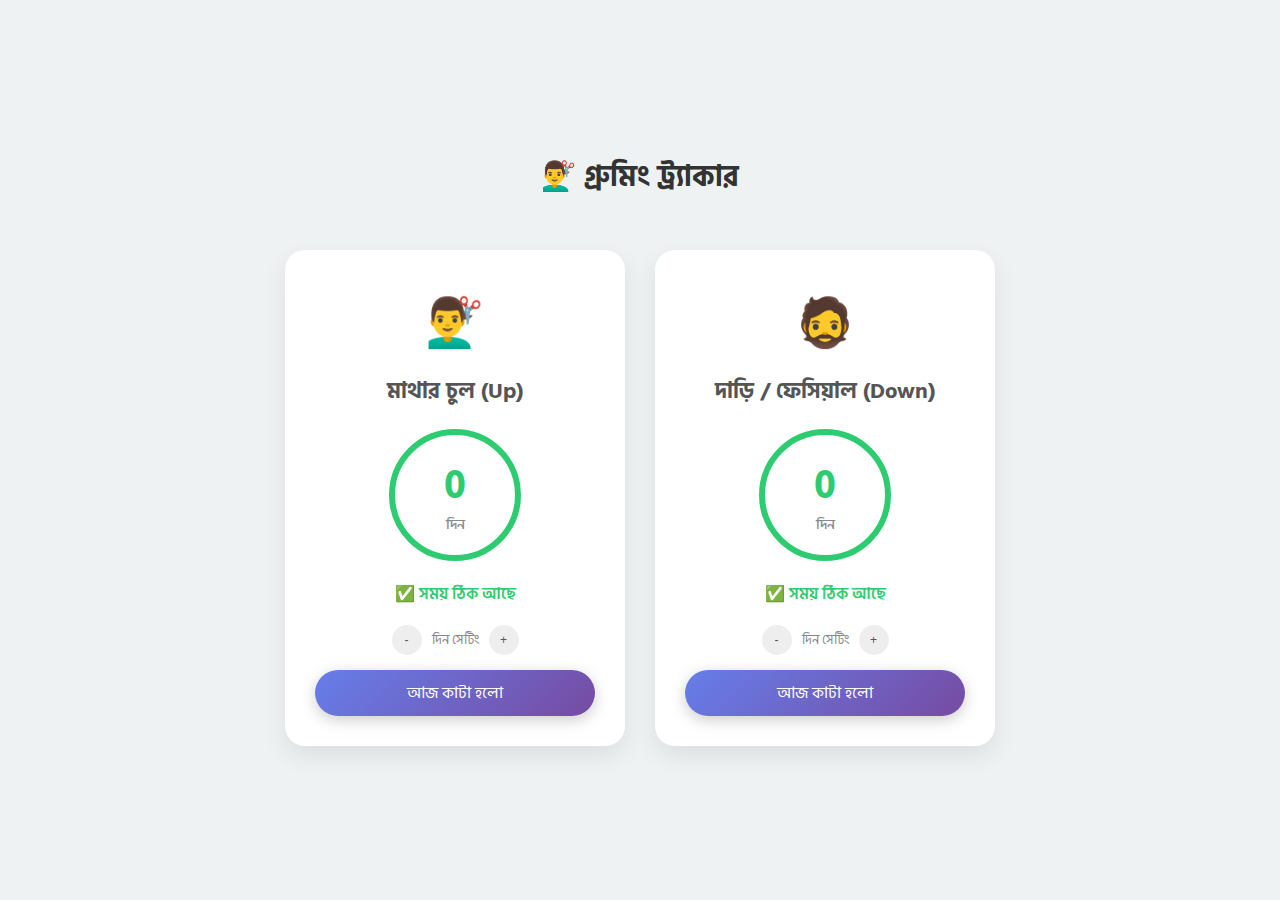
<file: Haircut Tracker/index.html>
<!DOCTYPE html>
<html lang="bn">
<head>
    <meta charset="UTF-8">
    <meta name="viewport" content="width=device-width, initial-scale=1.0">
    <title>ডুয়াল হেয়ার ট্র্যাকার | Haircut Tracker</title>
    <style>
        @import url('https://fonts.googleapis.com/css2?family=Hind+Siliguri:wght@300;500;700&display=swap');

        :root {
            --bg-color: #eef2f3;
            --safe-color: #2ecc71;
            --danger-color: #e74c3c;
            --text-color: #2c3e50;
        }

        body {
            font-family: 'Hind Siliguri', sans-serif;
            background-color: var(--bg-color);
            margin: 0;
            min-height: 100vh;
            display: flex;
            flex-direction: column;
            align-items: center;
            justify-content: center;
        }

        h1 {
            color: #333;
            margin-bottom: 30px;
            font-size: 1.8rem;
        }

        .container {
            display: flex;
            flex-wrap: wrap;
            gap: 30px;
            justify-content: center;
            padding: 20px;
        }

        .card {
            background: white;
            padding: 30px;
            border-radius: 20px;
            box-shadow: 0 10px 25px rgba(0,0,0,0.08);
            text-align: center;
            width: 280px;
            transition: transform 0.3s ease;
            position: relative;
            border-top: 5px solid transparent;
        }

        .card:hover {
            transform: translateY(-5px);
        }

        .icon-header {
            font-size: 3rem;
            margin-bottom: 10px;
            display: block;
        }

        h2 {
            margin: 0 0 20px 0;
            color: #555;
            font-size: 1.4rem;
        }

        /* Circular Counter */
        .counter-box {
            width: 120px;
            height: 120px;
            border-radius: 50%;
            margin: 0 auto 20px;
            display: flex;
            flex-direction: column;
            justify-content: center;
            align-items: center;
            border: 6px solid #ddd;
            font-size: 2.5rem;
            font-weight: bold;
            color: var(--text-color);
            transition: all 0.5s ease;
        }

        .counter-label {
            font-size: 0.9rem;
            font-weight: 500;
            color: #888;
            margin-top: -5px;
        }

        /* Status & Alert */
        .status {
            font-weight: 600;
            margin-bottom: 20px;
            height: 24px; /* Fixed height to prevent jump */
        }

        .card.safe .counter-box { border-color: var(--safe-color); color: var(--safe-color); }
        .card.safe .status { color: var(--safe-color); }
        
        .card.danger .counter-box { 
            border-color: var(--danger-color); 
            color: var(--danger-color); 
            animation: pulse 1.5s infinite;
        }
        .card.danger .status { color: var(--danger-color); }

        @keyframes pulse {
            0% { box-shadow: 0 0 0 0 rgba(231, 76, 60, 0.4); }
            70% { box-shadow: 0 0 0 10px rgba(231, 76, 60, 0); }
            100% { box-shadow: 0 0 0 0 rgba(231, 76, 60, 0); }
        }

        /* Button */
        .reset-btn {
            background: linear-gradient(135deg, #667eea 0%, #764ba2 100%);
            color: white;
            border: none;
            padding: 10px 25px;
            border-radius: 50px;
            font-size: 1rem;
            cursor: pointer;
            box-shadow: 0 4px 15px rgba(0,0,0,0.2);
            transition: 0.3s;
            font-family: 'Hind Siliguri', sans-serif;
            width: 100%;
        }

        .reset-btn:hover {
            opacity: 0.9;
            transform: scale(1.02);
        }

        .edit-controls {
            display: flex;
            justify-content: center;
            gap: 10px;
            margin-bottom: 15px;
        }
        
        .mini-btn {
            background: #eee;
            border: none;
            border-radius: 50%;
            width: 30px;
            height: 30px;
            cursor: pointer;
            font-size: 12px;
            color: #555;
        }
        .mini-btn:hover { background: #ddd; }

    </style>
</head>
<body>

    <h1>💇‍♂️ গ্রুমিং ট্র্যাকার</h1>

    <div class="container">
        
        <div class="card" id="card-up">
            <span class="icon-header">💇‍♂️</span>
            <h2>মাথার চুল (Up)</h2>
            
            <div class="counter-box">
                <span id="count-up">0</span>
                <span class="counter-label">দিন</span>
            </div>

            <div class="status" id="status-up">সব ঠিক আছে</div>

            <div class="edit-controls">
                <button class="mini-btn" onclick="adjustDate('up', -1)">-</button>
                <small style="line-height:30px; color:#888">দিন সেটিং</small>
                <button class="mini-btn" onclick="adjustDate('up', 1)">+</button>
            </div>

            <button class="reset-btn" onclick="resetTracker('up')">আজ কাটা হলো</button>
        </div>

        <div class="card" id="card-down">
            <span class="icon-header">🧔</span>
            <h2>দাড়ি / ফেসিয়াল (Down)</h2>
            
            <div class="counter-box">
                <span id="count-down">0</span>
                <span class="counter-label">দিন</span>
            </div>

            <div class="status" id="status-down">সব ঠিক আছে</div>

            <div class="edit-controls">
                <button class="mini-btn" onclick="adjustDate('down', -1)">-</button>
                <small style="line-height:30px; color:#888">দিন সেটিং</small>
                <button class="mini-btn" onclick="adjustDate('down', 1)">+</button>
            </div>

            <button class="reset-btn" onclick="resetTracker('down')">আজ কাটা হলো</button>
        </div>

    </div>

    <script>
        const LIMIT = 35; // Alert limit

        // Load data when page opens
        document.addEventListener('DOMContentLoaded', () => {
            updateView('up');
            updateView('down');
        });

        function getDays(key) {
            const storedDate = localStorage.getItem(key);
            if (!storedDate) return 0;
            
            const lastCut = new Date(storedDate);
            const today = new Date();
            const diffTime = today - lastCut;
            
            // If date is in future (error handling), return 0
            if(diffTime < 0) return 0;

            return Math.floor(diffTime / (1000 * 60 * 60 * 24));
        }

        function updateView(type) {
            const key = `tracker_${type}`; // tracker_up or tracker_down
            const days = getDays(key);
            
            const countEl = document.getElementById(`count-${type}`);
            const cardEl = document.getElementById(`card-${type}`);
            const statusEl = document.getElementById(`status-${type}`);

            countEl.innerText = days;

            if (days > LIMIT) {
                // Danger Mode
                cardEl.classList.remove('safe');
                cardEl.classList.add('danger');
                statusEl.innerText = "⚠️ ৩৫ দিন পার হয়েছে!";
            } else {
                // Safe Mode
                cardEl.classList.remove('danger');
                cardEl.classList.add('safe');
                statusEl.innerText = "✅ সময় ঠিক আছে";
            }
        }

        // Reset to 0 (Today)
        function resetTracker(type) {
            if(confirm('আপনি কি নিশ্চিত যে আপনি আজ আপডেট করতে চান?')) {
                const key = `tracker_${type}`;
                localStorage.setItem(key, new Date());
                updateView(type);
            }
        }

        // Manual Adjust (+/- days)
        function adjustDate(type, amount) {
            const key = `tracker_${type}`;
            let storedDate = localStorage.getItem(key);
            let dateObj = storedDate ? new Date(storedDate) : new Date();

            // Subtracting logic: 
            // If we want to ADD a day to the counter, we move the saved date BACK into the past.
            // If we want to REMOVE a day, we move the saved date FORWARD.
            dateObj.setDate(dateObj.getDate() - amount);
            
            localStorage.setItem(key, dateObj);
            updateView(type);
        }
    </script>
</body>
</html>
</file>
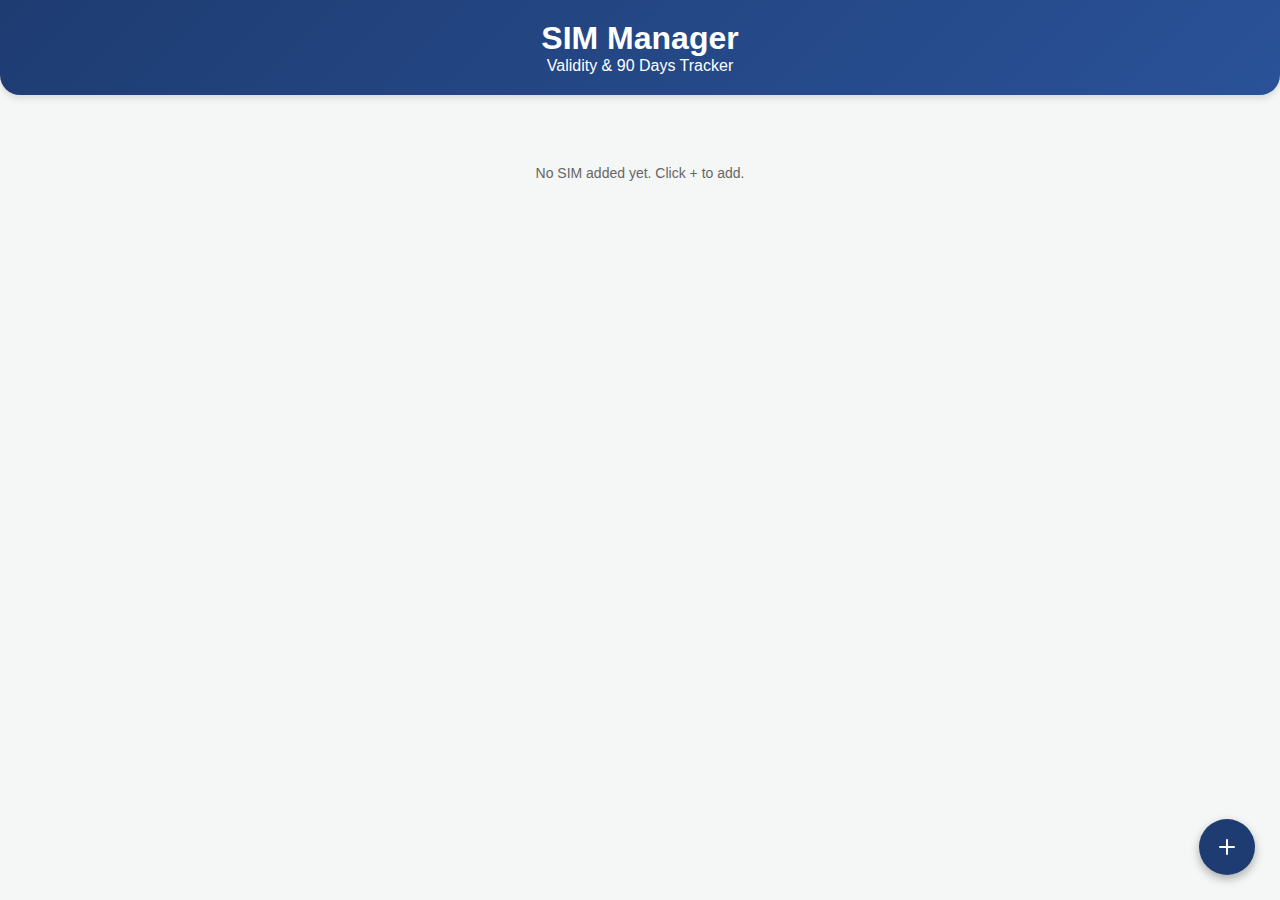
<file: sim-tracker/index.html>
<!DOCTYPE html>
<html lang="en">
<head>
    <meta charset="UTF-8">
    <meta name="viewport" content="width=device-width, initial-scale=1.0">
    <title>SIM Validity Tracker</title>
    <link rel="stylesheet" href="style.css">
</head>
<body>

    <header>
        <h1>SIM Manager</h1>
        <p>Validity & 90 Days Tracker</p>
    </header>

    <div class="container" id="simList">
        <div id="emptyState" class="empty-state">
            <p>No SIM added yet. Click + to add.</p>
        </div>
    </div>

    <button class="fab" onclick="openModal('add')">
        <svg width="24" height="24" viewBox="0 0 24 24" fill="none" stroke="currentColor" stroke-width="2" stroke-linecap="round" stroke-linejoin="round"><line x1="12" y1="5" x2="12" y2="19"></line><line x1="5" y1="12" x2="19" y2="12"></line></svg>
    </button>

    <div id="modal" class="modal">
        <div class="modal-content">
            <h2 id="modalTitle">Add New SIM</h2>
            
            <label>Name</label>
            <input type="text" id="simName" placeholder="Name">
            
            <label>Mobile Number</label>
            <input type="number" id="simNumber" placeholder="+91 XXXXX XXXXX">
            
            <label>Operator</label>
            <select id="simOperator">
                <option value="Jio">Jio</option>
                <option value="Airtel">Airtel</option>
                <option value="Vi">Vi (Vodafone Idea)</option>
                <option value="BSNL">BSNL</option>
            </select>

            <div id="dateInputGroup">
                <label>Recharge End Date</label>
                <input type="date" id="simDate">
            </div>

            <div id="daysInputGroup" style="display:none;">
                <label>Validity (Days)</label>
                <input type="number" id="rechargeDays" placeholder="Example: 28, 56, 84">
            </div>

            <div class="modal-actions">
                <button class="btn-cancel" onclick="closeModal()">Cancel</button>
                <button class="btn-save" onclick="saveSim()">Save</button>
            </div>
        </div>
    </div>

    <script src="script.js"></script>
</body>
</html>
</file>
<file: sim-tracker/style.css>
:root {
    --bg-color: #f4f7f6;
    --card-bg: #ffffff;
    --text-primary: #333;
    --text-secondary: #666;
    --accent: #007bff; /* Blue for general theme */
    --danger: #d32f2f;
    --success: #388e3c;
    --black-status: #212121;
}

* {
    box-sizing: border-box;
    margin: 0;
    padding: 0;
    font-family: 'Segoe UI', Tahoma, Geneva, Verdana, sans-serif;
}

body {
    background-color: var(--bg-color);
    padding-bottom: 80px;
}

header {
    background: linear-gradient(135deg, #1e3c72 0%, #2a5298 100%);
    color: white;
    padding: 20px;
    text-align: center;
    border-bottom-left-radius: 20px;
    border-bottom-right-radius: 20px;
    box-shadow: 0 4px 6px rgba(0,0,0,0.1);
}

.container {
    padding: 20px;
    max-width: 600px;
    margin: 0 auto;
}

.empty-state {
    text-align: center;
    color: var(--text-secondary);
    margin-top: 50px;
    font-size: 14px;
}

/* SIM Card Style */
.sim-card {
    background: var(--card-bg);
    border-radius: 12px;
    padding: 15px;
    margin-bottom: 15px;
    position: relative;
    box-shadow: 0 2px 5px rgba(0,0,0,0.05);
    border-left: 6px solid transparent;
    transition: transform 0.2s;
    animation: slideUp 0.3s ease-out;
}

.sim-card:active {
    transform: scale(0.98);
}

/* Status Colors logic updated via JS classes */
.status-black { border-left-color: var(--black-status); }
.status-red { border-left-color: var(--danger); background: #fff5f5; }
.status-green { border-left-color: var(--success); background: #f1f8e9; }

.card-header {
    display: flex;
    justify-content: space-between;
    align-items: center;
}

.operator-badge {
    font-weight: bold;
    font-size: 12px;
    text-transform: uppercase;
    color: white;
    background: #555;
    padding: 2px 8px;
    border-radius: 4px;
}

.menu-btn {
    background: none;
    border: none;
    cursor: pointer;
    padding: 5px;
    color: var(--text-secondary);
}

.sim-details {
    margin-top: 10px;
}

.sim-details h3 {
    margin: 5px 0;
    font-size: 18px;
    color: var(--text-primary);
}

.sim-details p {
    font-size: 14px;
    color: var(--text-secondary);
}

.status-text {
    margin-top: 10px;
    font-weight: bold;
    font-size: 13px;
    display: inline-block;
    padding: 4px 8px;
    border-radius: 4px;
    background: rgba(0,0,0,0.05);
}

/* Dropdown Menu */
.dropdown {
    position: absolute;
    top: 35px;
    right: 10px;
    background: white;
    border-radius: 8px;
    box-shadow: 0 4px 15px rgba(0,0,0,0.2);
    width: 140px;
    display: none;
    z-index: 10;
    overflow: hidden;
}

.dropdown.show {
    display: block;
    animation: fadeIn 0.2s;
}

.dropdown-item {
    padding: 12px 15px;
    font-size: 14px;
    color: var(--text-primary);
    border-bottom: 1px solid #f0f0f0;
    cursor: pointer;
}

.dropdown-item:last-child { border-bottom: none; }
.dropdown-item:active { background: #f9f9f9; }

/* Floating Action Button */
.fab {
    position: fixed;
    bottom: 25px;
    right: 25px;
    background: #1e3c72;
    color: white;
    width: 56px;
    height: 56px;
    border-radius: 50%;
    border: none;
    box-shadow: 0 4px 10px rgba(0,0,0,0.3);
    display: flex;
    align-items: center;
    justify-content: center;
    cursor: pointer;
    transition: transform 0.2s;
}

.fab:active { transform: scale(0.9); }

/* Modal */
.modal {
    display: none;
    position: fixed;
    top: 0; left: 0;
    width: 100%; height: 100%;
    background: rgba(0,0,0,0.6);
    z-index: 100;
    align-items: center;
    justify-content: center;
}

.modal-content {
    background: white;
    padding: 25px;
    width: 90%;
    max-width: 400px;
    border-radius: 15px;
    animation: slideUp 0.3s;
}

.modal h2 { margin-bottom: 20px; color: var(--text-primary); }
label { display: block; margin-bottom: 5px; font-size: 13px; color: var(--text-secondary); }
input, select {
    width: 100%;
    padding: 12px;
    margin-bottom: 15px;
    border: 1px solid #ddd;
    border-radius: 8px;
    font-size: 16px;
    background: #fafafa;
}

.modal-actions {
    display: flex;
    justify-content: flex-end;
    gap: 10px;
}

.btn-cancel { background: #eee; color: #333; border: none; padding: 10px 20px; border-radius: 8px; font-weight: bold;}
.btn-save { background: #1e3c72; color: white; border: none; padding: 10px 20px; border-radius: 8px; font-weight: bold;}

@keyframes slideUp { from { transform: translateY(20px); opacity: 0; } to { transform: translateY(0); opacity: 1; } }
@keyframes fadeIn { from { opacity: 0; } to { opacity: 1; } }
</file>
